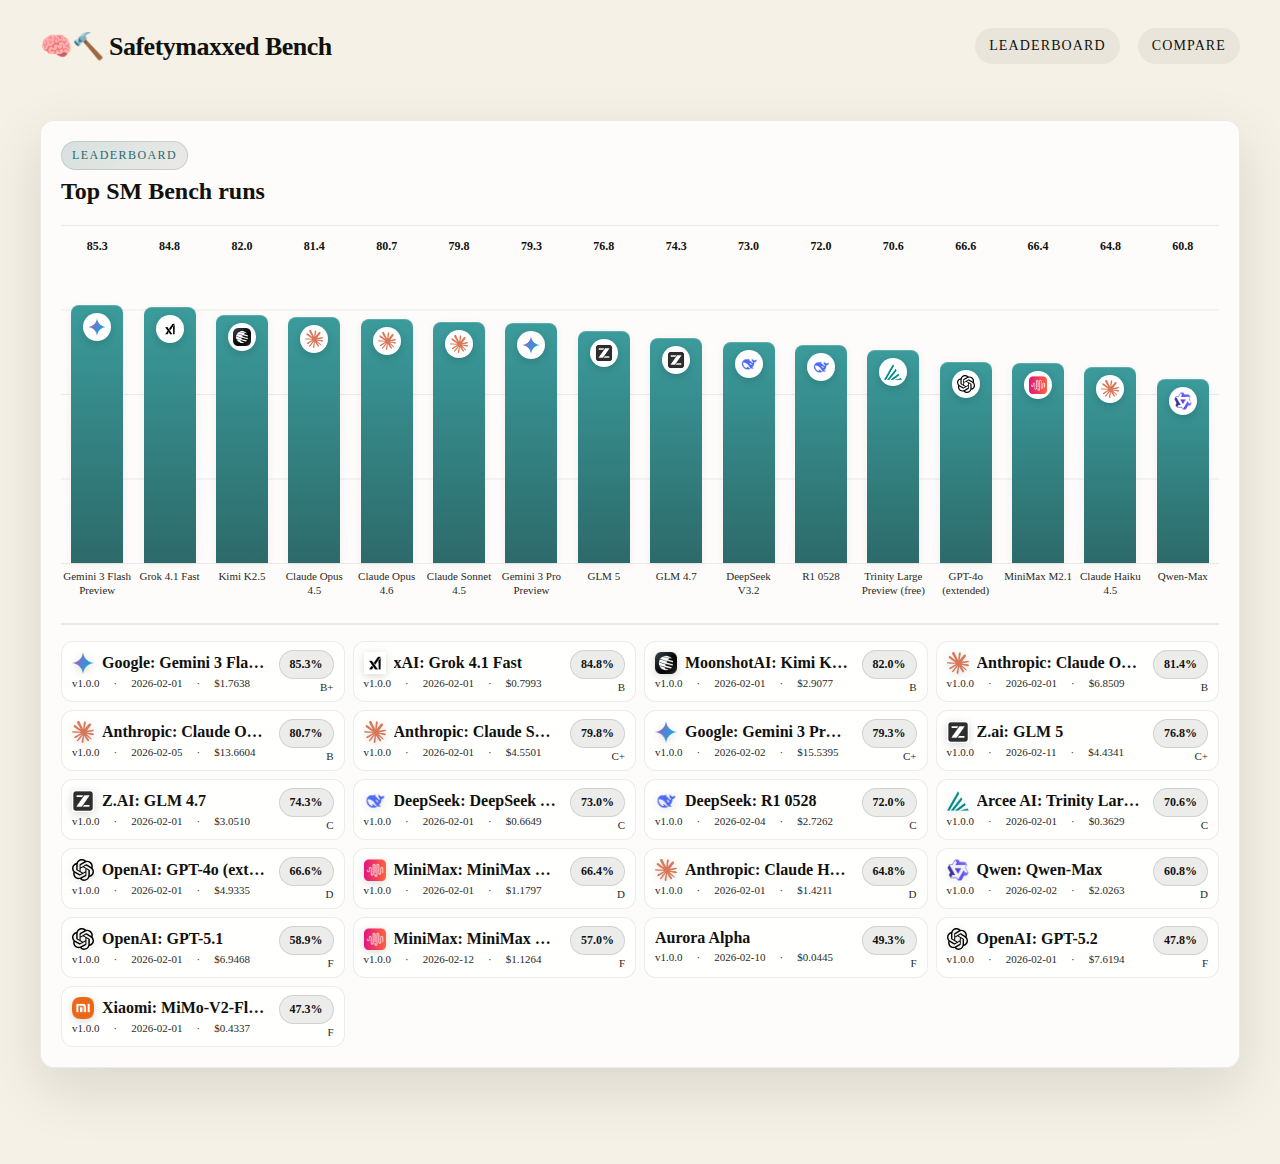
<file: docs/index.html>
﻿<!doctype html>
<html lang="en">
  <head>
    <meta charset="utf-8" />
    <meta name="viewport" content="width=device-width, initial-scale=1" />
    <title>🧠🔨 Safetymaxxed Bench - Leaderboard</title>
    <link rel="stylesheet" href="./styles.css" />
    <link rel="preconnect" href="https://fonts.googleapis.com" />
    <link rel="preconnect" href="https://fonts.gstatic.com" crossorigin />
    <link
      href="https://fonts.googleapis.com/css2?family=Fraunces:wght@400;600;700&family=IBM+Plex+Mono:wght@400;600&family=Space+Grotesk:wght@400;500;600;700&display=swap"
      rel="stylesheet"
    />
  </head>
  <body data-page="leaderboard" class="export-shell">
    <header class="site-header">
      <nav class="navbar">
        <a href="./index.html" class="brand">🧠🔨 Safetymaxxed Bench</a>
        <div class="nav-links">
          <a href="./index.html">Leaderboard</a>
          <a href="./compare.html">Compare</a>
        </div>
      </nav>
    </header>
    <main>
      <div class="container">
        <section class="card">
          <span class="badge">Leaderboard</span>
          <h2 style="margin-top: 8px;">Top SM Bench runs</h2>
          <div id="leaderboard-chart" class="export-chart"></div>
          <div id="leaderboard-table" style="margin-top: 16px;"></div>
        </section>
      </div>
    </main>
    <script src="./app.js"></script>
  </body>
</html>
</file>
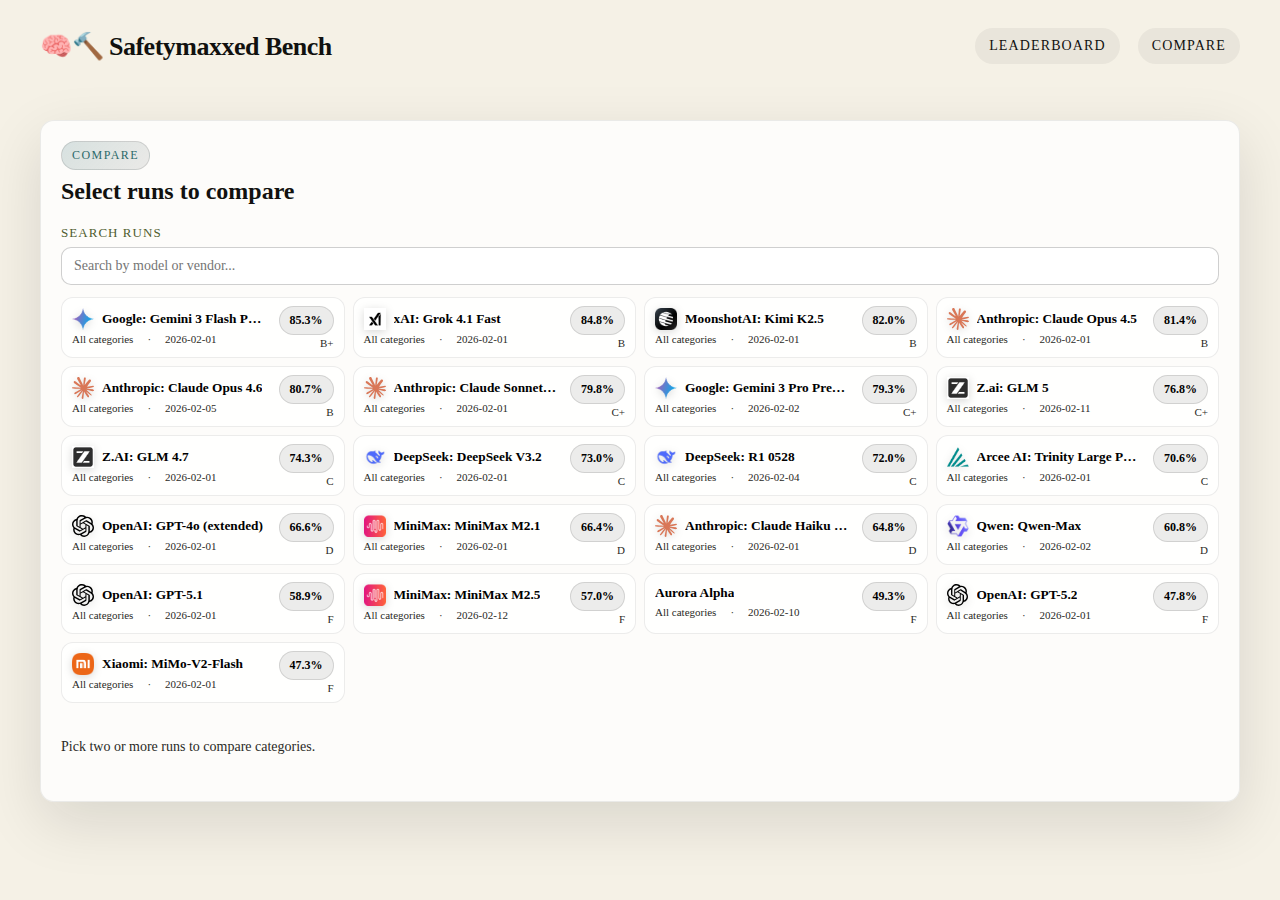
<file: docs/compare.html>
﻿<!doctype html>
<html lang="en">
  <head>
    <meta charset="utf-8" />
    <meta name="viewport" content="width=device-width, initial-scale=1" />
    <title>🧠🔨 Safetymaxxed Bench - Compare</title>
    <link rel="stylesheet" href="./styles.css" />
    <link rel="preconnect" href="https://fonts.googleapis.com" />
    <link rel="preconnect" href="https://fonts.gstatic.com" crossorigin />
    <link
      href="https://fonts.googleapis.com/css2?family=Fraunces:wght@400;600;700&family=IBM+Plex+Mono:wght@400;600&family=Space+Grotesk:wght@400;500;600;700&display=swap"
      rel="stylesheet"
    />
  </head>
  <body data-page="compare" class="export-shell">
    <header class="site-header">
      <nav class="navbar">
        <a href="./index.html" class="brand">🧠🔨 Safetymaxxed Bench</a>
        <div class="nav-links">
          <a href="./index.html">Leaderboard</a>
          <a href="./compare.html">Compare</a>
        </div>
      </nav>
    </header>
    <main>
      <div class="container">
        <section class="card">
          <span class="badge">Compare</span>
          <h2 style="margin-top: 8px;">Select runs to compare</h2>
          <div class="field" style="margin-top: 12px;">
            <label>Search runs</label>
            <input
              id="compare-search"
              class="input"
              placeholder="Search by model or vendor..."
            />
          </div>
          <div id="compare-list" class="compare-run-list" style="margin-top: 12px;"></div>
          <div id="compare-content" style="margin-top: 24px;"></div>
        </section>
      </div>
    </main>
    <script src="./app.js"></script>
  </body>
</html>
</file>
<file: docs/styles.css>
:root {
  --color-ink: #11110f;
  --color-ink-soft: #2a2a26;
  --color-cream: #f5f1e6;
  --color-sand: #e9e1cf;
  --color-teal: #2d6a6a;
  --color-teal-bright: #3b9b9b;
  --color-coral: #f25f5c;
  --color-gold: #f2c14e;
  --color-amber: #d9a441;
  --color-mint: #c7f9cc;
  --color-olive: #4f5d2f;
  --surface-card: rgba(255, 255, 255, 0.8);
  --surface-hero: var(--color-sand);
  --surface-input: rgba(255, 255, 255, 0.9);
  --pill-bg: rgba(17, 17, 15, 0.05);
  --pill-bg-hover: rgba(17, 17, 15, 0.12);
  --border-subtle: rgba(17, 17, 15, 0.08);
  --progress-track: rgba(17, 17, 15, 0.1);
  --progress-fill: linear-gradient(90deg, var(--color-teal), var(--color-gold));
  --button-secondary: rgba(17, 17, 15, 0.08);
  --button-ghost: rgba(17, 17, 15, 0.2);
  --bubble-bg: rgba(17, 17, 15, 0.08);
  --bubble-border: rgba(17, 17, 15, 0.12);
  --select-arrow: rgba(17, 17, 15, 0.5);
  --tooltip-bg: rgba(255, 255, 255, 0.95);
  --tooltip-border: rgba(17, 17, 15, 0.15);
  --tooltip-text: #11110f;
  --bg-spot-1: rgba(59, 155, 155, 0.18);
  --bg-spot-2: rgba(242, 193, 78, 0.2);
  --bg-spot-3: rgba(242, 95, 92, 0.15);
  --bg-base-start: rgba(255, 255, 255, 0.8);
  --bg-base-end: rgba(233, 225, 207, 0.6);
  --bg-dot: rgba(17, 17, 15, 0.05);
  --shadow-soft: 0 20px 60px rgba(17, 17, 15, 0.12);
  --shadow-hard: 0 14px 24px rgba(17, 17, 15, 0.18);
  --radius-lg: 22px;
  --radius-md: 14px;
  --radius-sm: 10px;
}

[data-theme="dark"] {
  --color-ink: #f2efe8;
  --color-ink-soft: #c8c4ba;
  --color-cream: #0b0e0d;
  --color-sand: #151a18;
  --color-teal: #58c7be;
  --color-teal-bright: #6edbd4;
  --color-coral: #ff7d73;
  --color-gold: #f3d487;
  --color-amber: #d9a441;
  --color-mint: #7be0a3;
  --color-olive: #b4b895;
  --surface-card: rgba(18, 22, 21, 0.96);
  --surface-hero: rgba(24, 30, 28, 0.96);
  --surface-input: rgba(14, 18, 17, 0.95);
  --pill-bg: rgba(255, 255, 255, 0.1);
  --pill-bg-hover: rgba(255, 255, 255, 0.18);
  --border-subtle: rgba(255, 255, 255, 0.08);
  --progress-track: rgba(255, 255, 255, 0.12);
  --progress-fill: linear-gradient(90deg, var(--color-teal-bright), var(--color-gold));
  --button-secondary: rgba(255, 255, 255, 0.08);
  --button-ghost: rgba(255, 255, 255, 0.16);
  --bubble-bg: rgba(255, 255, 255, 0.14);
  --bubble-border: rgba(255, 255, 255, 0.24);
  --select-arrow: rgba(255, 255, 255, 0.7);
  --tooltip-bg: rgba(14, 18, 17, 0.98);
  --tooltip-border: rgba(255, 255, 255, 0.12);
  --tooltip-text: #f2efe8;
  --bg-spot-1: rgba(88, 199, 190, 0.16);
  --bg-spot-2: rgba(243, 212, 135, 0.14);
  --bg-spot-3: rgba(255, 125, 115, 0.12);
  --bg-base-start: rgba(8, 10, 10, 0.96);
  --bg-base-end: rgba(14, 18, 17, 0.95);
  --bg-dot: rgba(255, 255, 255, 0.05);
  --shadow-soft: 0 20px 60px rgba(0, 0, 0, 0.45);
  --shadow-hard: 0 14px 24px rgba(0, 0, 0, 0.5);
}

* {
  box-sizing: border-box;
}

html,
body {
  padding: 0;
  margin: 0;
  min-height: 100%;
  color: var(--color-ink);
  background: var(--color-cream);
  font-family: var(--font-sans), ui-sans-serif, system-ui, sans-serif;
}

body {
  position: relative;
  overflow-x: hidden;
}

body::before {
  content: "";
  position: fixed;
  inset: 0;
  background:
    radial-gradient(circle at 20% 20%, var(--bg-spot-1), transparent 45%),
    radial-gradient(circle at 80% 10%, var(--bg-spot-2), transparent 40%),
    radial-gradient(circle at 10% 90%, var(--bg-spot-3), transparent 45%),
    linear-gradient(120deg, var(--bg-base-start), var(--bg-base-end));
  z-index: -2;
}

body::after {
  content: "";
  position: fixed;
  inset: 0;
  background-image: radial-gradient(var(--bg-dot) 1px, transparent 1px);
  background-size: 28px 28px;
  opacity: 0.4;
  z-index: -1;
}

@keyframes fadeUp {
  from {
    opacity: 0;
    transform: translateY(14px);
  }
  to {
    opacity: 1;
    transform: translateY(0);
  }
}

.reveal {
  animation: fadeUp 0.7s ease both;
}

.stagger > * {
  animation: fadeUp 0.7s ease both;
}

.stagger > *:nth-child(1) {
  animation-delay: 0.05s;
}
.stagger > *:nth-child(2) {
  animation-delay: 0.1s;
}
.stagger > *:nth-child(3) {
  animation-delay: 0.15s;
}
.stagger > *:nth-child(4) {
  animation-delay: 0.2s;
}
.stagger > *:nth-child(5) {
  animation-delay: 0.25s;
}
.stagger > *:nth-child(6) {
  animation-delay: 0.3s;
}

a {
  color: inherit;
  text-decoration: none;
}

main {
  padding: 48px 24px 96px;
}

.container {
  max-width: 1200px;
  margin: 0 auto;
}

.app-shell {
  display: flex;
  flex-direction: column;
  min-height: 100vh;
}

.site-header {
  padding: 28px 24px 8px;
}

.navbar {
  display: flex;
  align-items: center;
  justify-content: space-between;
  gap: 16px;
  max-width: 1200px;
  margin: 0 auto;
}

.brand {
  font-family: var(--font-display), serif;
  font-size: 26px;
  font-weight: 700;
  letter-spacing: -0.5px;
}

.nav-links {
  display: flex;
  gap: 18px;
  font-size: 14px;
  text-transform: uppercase;
  letter-spacing: 0.08em;
}

.nav-links a {
  padding: 10px 14px;
  border-radius: 999px;
  background: var(--pill-bg);
  transition: all 0.2s ease;
}

.nav-links a:hover {
  background: var(--pill-bg-hover);
}

.hero {
  display: grid;
  grid-template-columns: repeat(2, minmax(0, 1fr));
  gap: 32px;
  align-items: stretch;
}

.hero-card {
  background: var(--surface-hero);
  border-radius: var(--radius-lg);
  padding: 28px;
  box-shadow: var(--shadow-soft);
  border: 1px solid var(--border-subtle);
}

.eyebrow {
  font-size: 13px;
  text-transform: uppercase;
  letter-spacing: 0.12em;
  color: var(--color-olive);
}

.hero h1 {
  font-family: var(--font-display), serif;
  font-size: clamp(32px, 5vw, 56px);
  line-height: 1.05;
  margin: 12px 0 16px;
}

.hero p {
  font-size: 18px;
  line-height: 1.6;
  color: var(--color-ink-soft);
}

.hero-stat-grid {
  display: grid;
  grid-template-columns: repeat(3, minmax(0, 1fr));
  gap: 16px;
  margin-top: 24px;
}

.hero-stat {
  background: var(--surface-card);
  border-radius: var(--radius-md);
  padding: 16px;
  border: 1px solid var(--border-subtle);
}

.hero-stat strong {
  display: block;
  font-size: 18px;
}

.section {
  margin-top: 64px;
}

.section-title {
  font-family: var(--font-display), serif;
  font-size: 28px;
  margin-bottom: 16px;
}

.card-grid {
  display: grid;
  grid-template-columns: repeat(auto-fit, minmax(240px, 1fr));
  gap: 18px;
}

.card {
  background: var(--surface-card);
  border-radius: var(--radius-md);
  padding: 20px;
  border: 1px solid var(--border-subtle);
  box-shadow: var(--shadow-soft);
}

.compare-run-list {
  display: grid;
  grid-template-columns: repeat(auto-fit, minmax(260px, 1fr));
  gap: 8px;
}

.compare-run-item {
  width: 100%;
  display: flex;
  align-items: center;
  justify-content: space-between;
  gap: 12px;
  padding: 8px 10px;
  border-radius: 12px;
  border: 1px solid var(--border-subtle);
  background: var(--surface-card);
  text-align: left;
  transition: border-color 0.2s ease, box-shadow 0.2s ease, transform 0.2s ease;
}

.compare-run-item:hover {
  transform: translateY(-1px);
  box-shadow: var(--shadow-soft);
}

.compare-run-item.selected {
  border-color: rgba(45, 106, 106, 0.8);
  box-shadow: none;
}

.compare-run-main {
  display: grid;
  gap: 2px;
}

.compare-run-title {
  display: inline-flex;
  align-items: center;
  gap: 8px;
  font-weight: 600;
}

.compare-run-meta {
  display: flex;
  gap: 14px;
  flex-wrap: wrap;
  font-size: 11px;
  color: var(--color-ink-soft);
}

.compare-run-score {
  display: grid;
  justify-items: end;
  gap: 2px;
}

.compare-score-pill {
  padding: 6px 10px;
  border-radius: 999px;
  background: var(--bubble-bg);
  border: 1px solid var(--bubble-border);
  font-size: 12px;
  font-weight: 600;
}

.compare-score-rating {
  font-size: 11px;
  color: var(--color-ink-soft);
}

.card-list {
  display: grid;
  gap: 12px;
}

.run-card {
  display: grid;
  gap: 10px;
}

.run-card-header {
  display: flex;
  align-items: center;
  justify-content: space-between;
  gap: 12px;
}

.run-card-title {
  font-size: 18px;
  font-weight: 600;
}

.run-meta {
  display: flex;
  flex-wrap: wrap;
  gap: 12px;
  font-size: 13px;
  color: var(--color-ink-soft);
}

.card.selected {
  border-color: rgba(45, 106, 106, 0.8);
  box-shadow: var(--shadow-hard);
}

.badge {
  display: inline-flex;
  align-items: center;
  gap: 6px;
  font-size: 12px;
  text-transform: uppercase;
  letter-spacing: 0.12em;
  padding: 6px 10px;
  border-radius: 999px;
  background: linear-gradient(135deg, rgba(45, 106, 106, 0.18), var(--bubble-bg));
  border: 1px solid var(--bubble-border);
  color: var(--color-teal);
}

[data-theme="dark"] .badge {
  background: linear-gradient(135deg, rgba(88, 199, 190, 0.26), var(--bubble-bg));
  color: var(--color-teal-bright);
}

.button,
button {
  appearance: none;
  border: none;
  cursor: pointer;
  font-family: var(--font-sans), sans-serif;
}

.button {
  display: inline-flex;
  align-items: center;
  justify-content: center;
  gap: 10px;
  padding: 12px 18px;
  border-radius: 999px;
  font-weight: 600;
  transition: transform 0.2s ease, box-shadow 0.2s ease;
}

.button.primary {
  background: var(--color-teal);
  color: white;
  box-shadow: var(--shadow-hard);
}

.theme-toggle {
  padding: 8px 12px;
  font-size: 12px;
}

.button.secondary {
  background: var(--button-secondary);
  color: var(--color-ink);
}

.button.ghost {
  background: transparent;
  border: 1px solid var(--button-ghost);
}

.button:hover {
  transform: translateY(-1px);
}

.input,
select,
textarea {
  width: 100%;
  border-radius: var(--radius-sm);
  border: 1px solid rgba(17, 17, 15, 0.2);
  padding: 10px 12px;
  font-size: 14px;
  background: var(--surface-input);
  font-family: var(--font-sans), sans-serif;
  color: var(--color-ink);
}

select {
  appearance: none;
  -webkit-appearance: none;
  -moz-appearance: none;
  padding-right: 36px;
  background-image:
    linear-gradient(45deg, transparent 50%, var(--select-arrow) 50%),
    linear-gradient(135deg, var(--select-arrow) 50%, transparent 50%);
  background-position: calc(100% - 16px) 50%, calc(100% - 11px) 50%;
  background-size: 5px 5px, 5px 5px;
  background-repeat: no-repeat;
}

label {
  font-size: 13px;
  text-transform: uppercase;
  letter-spacing: 0.08em;
  color: var(--color-olive);
}

small {
  font-size: 12px;
  color: var(--color-olive);
}

.field {
  display: flex;
  flex-direction: column;
  gap: 6px;
}

.form-grid {
  display: grid;
  grid-template-columns: repeat(auto-fit, minmax(220px, 1fr));
  gap: 12px;
}

.form-actions {
  display: flex;
  flex-wrap: wrap;
  gap: 12px;
  margin-top: 16px;
}

.testcase-filter .filter-button {
  width: 110px;
  justify-content: center;
  padding: 10px 0;
  transition: none;
  box-shadow: none;
  transform: none;
}

.testcase-filter .filter-button[aria-pressed="true"] {
  background: var(--color-teal);
  color: #ffffff;
  border-color: transparent;
  box-shadow: none;
}

.testcase-filter .filter-button:hover {
  transform: none;
  box-shadow: none;
}

.testcase-filter .regen-toggle {
  min-width: 160px;
  align-self: flex-end;
}

.testcase-filter .regen-toggle label {
  margin: 0;
}

.testcase-filter .regen-toggle-row {
  display: flex;
  align-items: center;
  gap: 8px;
  min-height: 42px;
}

.testcase-filter .regen-toggle-row input[type="checkbox"] {
  margin: 0;
}

.progress {
  height: 12px;
  border-radius: 999px;
  background: var(--progress-track);
  overflow: hidden;
}

.progress > span {
  display: block;
  height: 100%;
  background: var(--progress-fill);
  width: 0;
  transition: width 0.3s ease;
}

.stat-row {
  display: flex;
  flex-wrap: wrap;
  gap: 12px;
  margin-top: 16px;
}

.stat-pill {
  padding: 10px 14px;
  border-radius: 999px;
  background: var(--bubble-bg);
  border: 1px solid var(--bubble-border);
  font-size: 13px;
}

.mini-pill {
  display: inline-flex;
  align-items: center;
  justify-content: center;
  padding: 6px 10px;
  border-radius: 999px;
  background: var(--bubble-bg);
  border: 1px solid var(--bubble-border);
  font-size: 12px;
}

.tag {
  display: inline-flex;
  align-items: center;
  gap: 6px;
  padding: 6px 10px;
  border-radius: 999px;
  font-size: 12px;
  text-transform: uppercase;
  letter-spacing: 0.1em;
  background: var(--bubble-bg);
  border: 1px solid var(--bubble-border);
  color: var(--color-ink-soft);
}

.tag-fixed {
  width: 110px;
  justify-content: center;
  text-align: center;
  white-space: nowrap;
  font-variant-numeric: tabular-nums;
}

.tag.pass {
  background: rgba(34, 139, 34, 0.15);
  color: #1a6b2d;
}

.tag.fail {
  background: rgba(242, 95, 92, 0.2);
  color: #a1231f;
}

.tag.partial {
  background: rgba(242, 193, 78, 0.3);
  color: #8c5b00;
}

.tag.search-hit {
  background: rgba(45, 106, 106, 0.15);
  color: var(--color-teal);
}

.vendor-logo {
  width: 22px;
  height: 22px;
  object-fit: contain;
  filter: drop-shadow(0 2px 4px rgba(0, 0, 0, 0.15));
}

.recharts-default-tooltip {
  background-color: var(--tooltip-bg) !important;
  border: 1px solid var(--tooltip-border) !important;
  color: var(--tooltip-text) !important;
  border-radius: 12px !important;
  box-shadow: var(--shadow-hard);
}

.recharts-tooltip-label,
.recharts-tooltip-item {
  color: var(--tooltip-text) !important;
}

.recharts-tooltip-cursor {
  fill: var(--pill-bg) !important;
}

.recharts-legend-item-text {
  color: var(--color-ink-soft) !important;
}

.recharts-cartesian-axis-tick-value {
  fill: var(--color-ink-soft) !important;
}

summary {
  list-style: none;
}

summary::-webkit-details-marker {
  display: none;
}

.table {
  width: 100%;
  border-collapse: collapse;
  font-size: 14px;
}

.table th,
.table td {
  text-align: left;
  padding: 12px 10px;
  border-bottom: 1px solid var(--border-subtle);
}

.table th {
  text-transform: uppercase;
  font-size: 12px;
  letter-spacing: 0.1em;
}

.category-footnote {
  display: block;
  margin-top: 10px;
  color: var(--color-ink-soft);
}

.results-grid {
  display: grid;
  grid-template-columns: repeat(auto-fit, minmax(280px, 1fr));
  gap: 18px;
}

.results-stack {
  display: grid;
  gap: 18px;
}

.results-hero {
  display: grid;
  gap: 14px;
}

.results-hero-main {
  display: flex;
  flex-wrap: wrap;
  gap: 24px;
  align-items: center;
  justify-content: space-between;
}

.results-hero-stats {
  display: grid;
  gap: 10px;
}

.results-score {
  font-family: var(--font-display), serif;
  font-size: clamp(28px, 4vw, 44px);
  margin: 8px 0;
}

.compare-model-label {
  display: flex;
  align-items: center;
  gap: 8px;
  font-weight: 600;
}

.compare-table .compare-category-cell {
  font-weight: 600;
  vertical-align: top;
  padding-top: 16px;
}

.compare-table .compare-model-cell {
  min-width: 220px;
}

.compare-table .tag {
  font-size: 11px;
  letter-spacing: 0.08em;
  padding: 5px 8px;
}

.compare-overall-card {
  display: flex;
  flex-direction: column;
  height: 100%;
}

.compare-overall-card--span {
  grid-column: 1 / -1;
}

.compare-overall-header {
  min-height: 40px;
}

.compare-overall-meta {
  display: flex;
  flex-wrap: wrap;
  gap: 6px;
  font-size: 12px;
  color: var(--color-ink-soft);
  margin-top: 6px;
  min-height: 20px;
  line-height: 1.3;
}

.compare-overall-stats {
  margin-top: auto;
}

.compare-overall-graph {
  display: grid;
  gap: 10px;
  margin-bottom: 16px;
}

.compare-overall-graph-rows {
  display: grid;
  gap: 10px;
}

.compare-overall-graph-row {
  display: grid;
  grid-template-columns: minmax(180px, 1.2fr) minmax(180px, 2.4fr) auto;
  align-items: center;
  gap: 12px;
}

.compare-overall-graph-label {
  display: inline-flex;
  align-items: center;
  gap: 8px;
  font-weight: 600;
}

.compare-overall-graph-label span {
  display: -webkit-box;
  -webkit-line-clamp: 2;
  -webkit-box-orient: vertical;
  overflow: hidden;
}

.compare-overall-graph-bar {
  height: 10px;
  border-radius: 999px;
  background: var(--progress-track);
  overflow: hidden;
}

.compare-overall-graph-bar > span {
  display: block;
  height: 100%;
  background: var(--progress-fill);
  border-radius: inherit;
  transition: width 0.3s ease;
}

.compare-overall-graph-meta {
  display: inline-flex;
  align-items: center;
  gap: 8px;
  justify-content: flex-end;
  white-space: nowrap;
}

.compare-overall-graph-value {
  font-size: 12px;
  font-weight: 600;
}

.compare-overall-graph-rating {
  font-size: 11px;
  letter-spacing: 0.08em;
  text-transform: uppercase;
  color: var(--color-ink-soft);
}

.compare-overall-grid {
  align-items: stretch;
}

.compare-section-header {
  display: flex;
  align-items: center;
  justify-content: space-between;
  gap: 12px;
  flex-wrap: wrap;
  margin-bottom: 16px;
}

.compare-section-header .section-title {
  margin-bottom: 0;
}

.compare-section-actions {
  display: flex;
  align-items: center;
  gap: 12px;
  flex-wrap: wrap;
}

.compare-snapshot-status {
  font-size: 12px;
  color: var(--color-ink-soft);
}

.compare-snapshot-root {
  position: fixed;
  left: -9999px;
  top: 0;
  width: var(--snapshot-width, 920px);
  pointer-events: none;
  z-index: -1;
}

.compare-category-snapshot {
  width: var(--snapshot-width, 920px);
  margin-bottom: 16px;
  box-shadow: none;
}

.compare-category-snapshot h4 {
  margin: 8px 0 12px;
}

.compare-category-snapshot .table {
  margin-top: 8px;
}

.category-group {
  border: 1px solid var(--border-subtle);
  border-radius: var(--radius-md);
  padding: 12px;
  background: var(--surface-card);
}

.category-group[open] {
  border-color: rgba(45, 106, 106, 0.45);
  box-shadow: 0 0 0 2px rgba(45, 106, 106, 0.12);
}

.category-group[open] > .category-summary {
  background: rgba(45, 106, 106, 0.08);
  border-radius: var(--radius-sm);
  padding: 6px 10px;
}

.category-detail-grid {
  display: grid;
  grid-template-columns: repeat(4, 260px);
  gap: 12px 16px;
  justify-content: space-between;
}

.category-detail-card {
  padding: 12px;
  display: flex;
  flex-direction: column;
  align-items: center;
  gap: 8px;
  text-align: center;
  width: 100%;
}

.category-detail-title {
  font-size: 13px;
  font-weight: 600;
  line-height: 1.2;
  min-height: 32px;
  display: -webkit-box;
  -webkit-line-clamp: 2;
  -webkit-box-orient: vertical;
  overflow: hidden;
}

.category-detail-bubble {
  width: 100%;
  padding: 6px 10px;
  border-radius: 999px;
  border: 1px solid var(--bubble-border);
  background: var(--bubble-bg);
  font-size: 12px;
  font-weight: 600;
}

.category-detail-bubble.pass {
  background: rgba(34, 139, 34, 0.15);
  color: #1a6b2d;
}

.category-detail-bubble.partial {
  background: rgba(242, 193, 78, 0.3);
  color: #8c5b00;
}

.category-detail-bubble.fail {
  background: rgba(242, 95, 92, 0.2);
  color: #a1231f;
}

[data-theme="dark"] .category-detail-bubble.pass {
  background: rgba(88, 199, 190, 0.18);
  color: #8fe6df;
}

[data-theme="dark"] .category-detail-bubble.partial {
  background: rgba(243, 212, 135, 0.2);
  color: #f5dca3;
}

[data-theme="dark"] .category-detail-bubble.fail {
  background: rgba(255, 125, 115, 0.2);
  color: #ffb2aa;
}

.category-detail-foot {
  margin-top: 4px;
  font-size: 11px;
  color: var(--color-ink-soft);
}

.category-summary {
  display: flex;
  align-items: center;
  justify-content: space-between;
  gap: 12px;
  cursor: pointer;
  padding: 6px 10px;
  border-radius: var(--radius-sm);
}

.category-summary-left {
  display: inline-flex;
  align-items: center;
  gap: 10px;
  flex-wrap: wrap;
}

.category-summary-right {
  display: flex;
  align-items: center;
  gap: 12px;
  flex-wrap: wrap;
  justify-content: flex-end;
}

.category-sub {
  display: inline-block;
  margin-left: 10px;
  font-size: 12px;
  color: var(--color-ink-soft);
}

.category-counts {
  display: flex;
  flex-wrap: wrap;
  gap: 8px;
  font-size: 12px;
}

.category-body {
  margin-top: 10px;
  display: grid;
  gap: 10px;
}

.case-details {
  border-top: 1px solid var(--border-subtle);
  padding: 10px 12px;
  border-radius: var(--radius-sm);
  background: rgba(255, 255, 255, 0.7);
}

.case-details:nth-of-type(even) {
  background: rgba(17, 17, 15, 0.04);
}

[data-theme="dark"] .category-group {
  background: rgba(18, 22, 21, 0.9);
}

[data-theme="dark"] .category-group[open] {
  border-color: rgba(110, 219, 212, 0.5);
  box-shadow: 0 0 0 2px rgba(110, 219, 212, 0.14);
}

[data-theme="dark"] .category-group[open] > .category-summary {
  background: rgba(110, 219, 212, 0.14);
}

[data-theme="dark"] .tag.pass {
  background: rgba(88, 199, 190, 0.18);
  color: #8fe6df;
}

[data-theme="dark"] .tag.fail {
  background: rgba(255, 125, 115, 0.2);
  color: #ffb2aa;
}

[data-theme="dark"] .tag.partial {
  background: rgba(243, 212, 135, 0.2);
  color: #f5dca3;
}

[data-theme="dark"] .tag.search-hit {
  background: rgba(110, 219, 212, 0.2);
  color: #8fe6df;
}

[data-theme="dark"] .audit-flag[open] {
  border-color: rgba(110, 219, 212, 0.5);
  box-shadow: 0 0 0 2px rgba(110, 219, 212, 0.14);
}

[data-theme="dark"] .case-details {
  background: rgba(14, 18, 17, 0.78);
}

[data-theme="dark"] .case-details:nth-of-type(even) {
  background: rgba(255, 255, 255, 0.06);
}

.case-summary {
  display: grid;
  grid-template-columns: 36px 96px minmax(0, 1fr) auto;
  align-items: center;
  column-gap: 12px;
  cursor: pointer;
}

.case-index {
  font-variant-numeric: tabular-nums;
  color: var(--color-ink-soft);
  text-align: right;
}

.case-difficulty {
  text-transform: uppercase;
  font-size: 12px;
  letter-spacing: 0.08em;
  color: var(--color-ink-soft);
}

.case-actions {
  display: flex;
  align-items: center;
  justify-content: flex-end;
  min-height: 32px;
  justify-self: end;
  gap: 8px;
}

.case-summary .tag {
  justify-self: end;
}

.audit-meta {
  display: flex;
  flex-wrap: wrap;
  gap: 10px;
}

.audit-grid {
  display: grid;
  gap: 12px;
}

.audit-flag {
  border: 1px solid var(--border-subtle);
  border-radius: var(--radius-sm);
  padding: 10px;
  background: var(--surface-card);
}

.audit-flag[open] {
  border-color: rgba(45, 106, 106, 0.45);
  box-shadow: 0 0 0 2px rgba(45, 106, 106, 0.12);
}

.audit-summary {
  display: flex;
  align-items: center;
  justify-content: space-between;
  gap: 12px;
  cursor: pointer;
}

.audit-summary-left {
  display: flex;
  align-items: center;
  gap: 10px;
  flex-wrap: wrap;
}

.audit-summary-right {
  display: flex;
  align-items: center;
  gap: 8px;
  flex-wrap: wrap;
  justify-content: flex-end;
}

.audit-body {
  margin-top: 10px;
  display: grid;
  gap: 8px;
}


.markdown-block {
  display: grid;
  gap: 6px;
  padding: 12px 14px;
  border-radius: var(--radius-sm);
  border: 1px solid var(--bubble-border);
  background: rgba(255, 255, 255, 0.9);
}

.markdown {
  font-size: 14px;
  line-height: 1.6;
  color: var(--color-ink-soft);
}

.markdown-block strong {
  font-size: 12px;
  text-transform: uppercase;
  letter-spacing: 0.08em;
  color: var(--color-olive);
}

[data-theme="dark"] .markdown-block {
  background: rgba(14, 18, 17, 0.92);
  border-color: rgba(255, 255, 255, 0.16);
}

.markdown > :first-child {
  margin-top: 0;
}

.markdown > :last-child {
  margin-bottom: 0;
}

.markdown p {
  margin: 0.35rem 0;
}

.markdown ul,
.markdown ol {
  margin: 0.35rem 0 0.35rem 1.2rem;
  padding: 0;
}

.markdown li {
  margin: 0.2rem 0;
}

.markdown code {
  font-family: var(--font-mono);
  font-size: 0.92em;
  background: var(--pill-bg);
  padding: 0.1rem 0.3rem;
  border-radius: 6px;
}

.markdown pre {
  background: var(--pill-bg);
  border: 1px solid var(--border-subtle);
  padding: 12px;
  border-radius: 12px;
  overflow-x: auto;
}

.markdown pre code {
  background: transparent;
  padding: 0;
}

.markdown a {
  color: var(--color-teal);
  text-decoration: underline;
}

.footer {
  padding: 32px 24px 48px;
  font-size: 13px;
  color: var(--color-ink-soft);
}

@media (max-width: 900px) {
  .hero {
    grid-template-columns: 1fr;
  }

  .hero-stat-grid {
    grid-template-columns: 1fr;
  }

  .form-grid {
    grid-template-columns: 1fr;
  }

  .nav-links {
    flex-wrap: wrap;
    justify-content: flex-end;
  }
}

@media (max-width: 1200px) {
  .category-detail-grid {
    grid-template-columns: repeat(4, 260px);
    justify-content: space-between;
  }
}

@media (max-width: 900px) {
  .category-detail-grid {
    grid-template-columns: repeat(3, 260px);
    justify-content: space-between;
  }
}

@media (max-width: 700px) {
  .category-detail-grid {
    grid-template-columns: repeat(2, 260px);
    justify-content: space-between;
  }

  .compare-overall-graph-row {
    grid-template-columns: 1fr;
    align-items: start;
  }

  .compare-overall-graph-meta {
    justify-content: flex-start;
  }
}

@media (max-width: 520px) {
  .category-detail-grid {
    grid-template-columns: 1fr;
    justify-content: stretch;
  }
}


﻿:root {
  --font-sans: "Space Grotesk", ui-sans-serif, system-ui, sans-serif;
  --font-display: "Fraunces", ui-serif, serif;
  --font-mono: "IBM Plex Mono", ui-monospace, monospace;
}

.export-shell {
  min-height: 100vh;
}

.export-chart {
  width: 100%;
}

.export-bar-chart {
  display: flex;
  align-items: flex-end;
  justify-content: flex-start;
  gap: 0;
  height: 400px;
  padding: 36px 0 60px;
  position: relative;
  background: linear-gradient(to bottom, var(--border-subtle) 1px, transparent 1px);
  background-size: 100% calc((100% - 60px) / 4);
  background-position: 0 0;
  border-bottom: 2px solid var(--border-subtle);
}

.export-bar-wrap {
  position: relative;
  display: flex;
  flex-direction: column;
  align-items: center;
  justify-content: flex-end;
  height: 100%;
  flex: 1 1 0;
  min-width: 0;
  padding: 0 4px;
  transition: transform 0.2s ease;
}

.export-bar-wrap:hover {
  transform: translateY(-2px);
}

.export-bar {
  width: 100%;
  max-width: 52px;
  background: linear-gradient(180deg, var(--color-teal-bright) 0%, var(--color-teal) 100%);
  border-radius: 8px 8px 0 0;
  position: relative;
  display: flex;
  align-items: flex-start;
  justify-content: center;
  box-shadow:
    inset 0 1px 0 rgba(255, 255, 255, 0.18),
    0 2px 8px rgba(0, 0, 0, 0.06);
  transition: filter 0.2s ease, box-shadow 0.2s ease;
}

.export-bar-wrap:hover .export-bar {
  filter: brightness(1.05);
  box-shadow:
    inset 0 1px 0 rgba(255, 255, 255, 0.22),
    0 4px 14px rgba(45, 106, 106, 0.22);
}

.export-bar-score {
  position: absolute;
  top: -22px;
  left: 50%;
  transform: translateX(-50%);
  font-size: 12px;
  font-weight: 600;
  color: var(--color-ink);
  white-space: nowrap;
  font-variant-numeric: tabular-nums;
}

.export-bar-logo {
  position: absolute;
  top: 8px;
  width: 28px;
  height: 28px;
  border-radius: 50%;
  background: #ffffff;
  display: flex;
  align-items: center;
  justify-content: center;
  box-shadow: 0 3px 8px rgba(0, 0, 0, 0.14);
  border: 2px solid rgba(255, 255, 255, 0.9);
  transition: transform 0.2s ease;
}

.export-bar-wrap:hover .export-bar-logo {
  transform: scale(1.06);
}

.export-bar-logo img {
  width: 18px;
  height: 18px;
  object-fit: contain;
}

.export-bar-label {
  position: absolute;
  bottom: -58px;
  left: 0;
  right: 0;
  font-size: 11px;
  font-weight: 500;
  color: var(--color-ink-soft);
  text-align: center;
  height: 52px;
  line-height: 1.3;
  padding: 0 2px;
  display: flex;
  flex-direction: column;
  justify-content: flex-start;
}

.export-bar-label span {
  display: block;
  max-width: 100%;
  line-height: 1.3;
  overflow: hidden;
  text-overflow: ellipsis;
}

.export-shell .compare-run-item {
  align-items: stretch;
}

.export-shell .compare-run-main {
  min-width: 0;
  flex: 1 1 auto;
}

.export-shell .compare-run-title {
  min-width: 0;
}

.export-shell .compare-run-title span {
  display: block;
  max-width: 100%;
  white-space: nowrap;
  overflow: hidden;
  text-overflow: ellipsis;
}

.export-shell .compare-run-meta {
  flex-wrap: nowrap;
}

.export-shell .compare-run-score {
  flex-shrink: 0;
}

.export-bar-clickable {
  cursor: pointer;
}

.export-stack-bar {
  width: 100%;
  height: 100%;
  display: flex;
  flex-direction: column-reverse;
  border-radius: 10px 10px 0 0;
  overflow: hidden;
  background: rgba(17, 17, 15, 0.06);
}

.export-stack-seg.pass {
  background: var(--color-teal);
}

.export-stack-seg.partial {
  background: var(--color-gold);
}

.export-stack-seg.fail {
  background: var(--color-coral);
}

.export-legend {
  display: flex;
  flex-wrap: wrap;
  gap: 14px;
  font-size: 12px;
  margin-top: 12px;
  color: var(--color-ink-soft);
}

.export-legend span {
  display: inline-flex;
  align-items: center;
  gap: 6px;
}

.export-legend .swatch {
  width: 12px;
  height: 12px;
  border-radius: 4px;
  display: inline-block;
}

.category-detail-card {
  padding: 12px;
  display: flex;
  flex-direction: column;
  align-items: center;
  gap: 8px;
  text-align: center;
  width: 100%;
  background: var(--surface-card);
  border: 1px solid var(--border-subtle);
  border-radius: var(--radius-md);
  box-shadow: var(--shadow-soft);
}

.export-empty {
  font-size: 14px;
  color: var(--color-ink-soft);
  padding: 12px 0;
}

.export-table {
  width: 100%;
  border-collapse: collapse;
  font-size: 14px;
}

.export-table th,
.export-table td {
  text-align: left;
  padding: 10px 8px;
  border-bottom: 1px solid var(--border-subtle);
}

.export-table th {
  text-transform: uppercase;
  font-size: 11px;
  letter-spacing: 0.1em;
}

.export-nav-button {
  padding: 8px 12px;
  font-size: 12px;
}

.export-run-title {
  display: flex;
  align-items: center;
  gap: 10px;
}

.export-logo-inline {
  width: 22px;
  height: 22px;
  object-fit: contain;
}

.export-section-stack {
  display: grid;
  gap: 18px;
}

@media (max-width: 900px) {
  .export-bar-chart {
    height: 320px;
    padding-top: 28px;
  }

  .export-bar {
    max-width: 40px;
  }

  .export-bar-score {
    font-size: 10px;
    top: -18px;
  }

  .export-bar-logo {
    width: 22px;
    height: 22px;
  }

  .export-bar-logo img {
    width: 14px;
    height: 14px;
  }

  .export-bar-label {
    font-size: 10px;
    bottom: -50px;
    height: 44px;
  }
}
</file>
